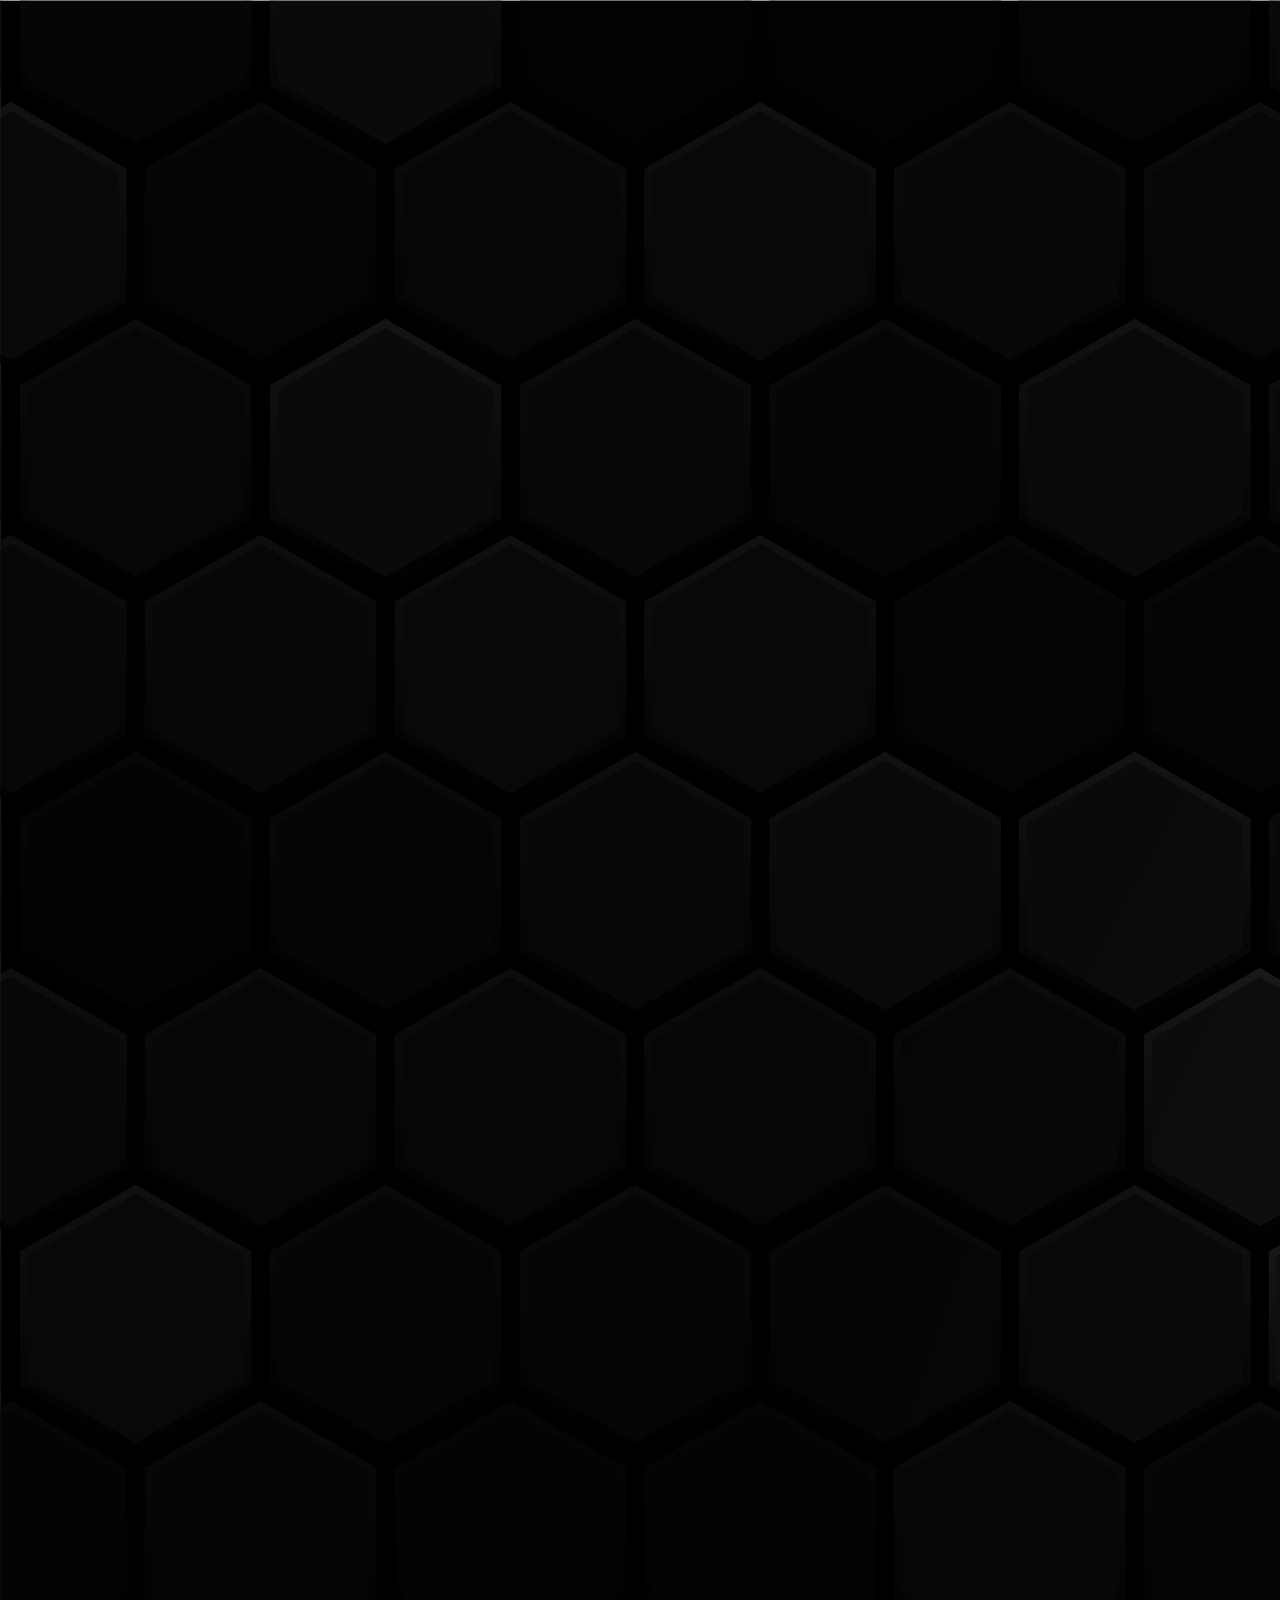
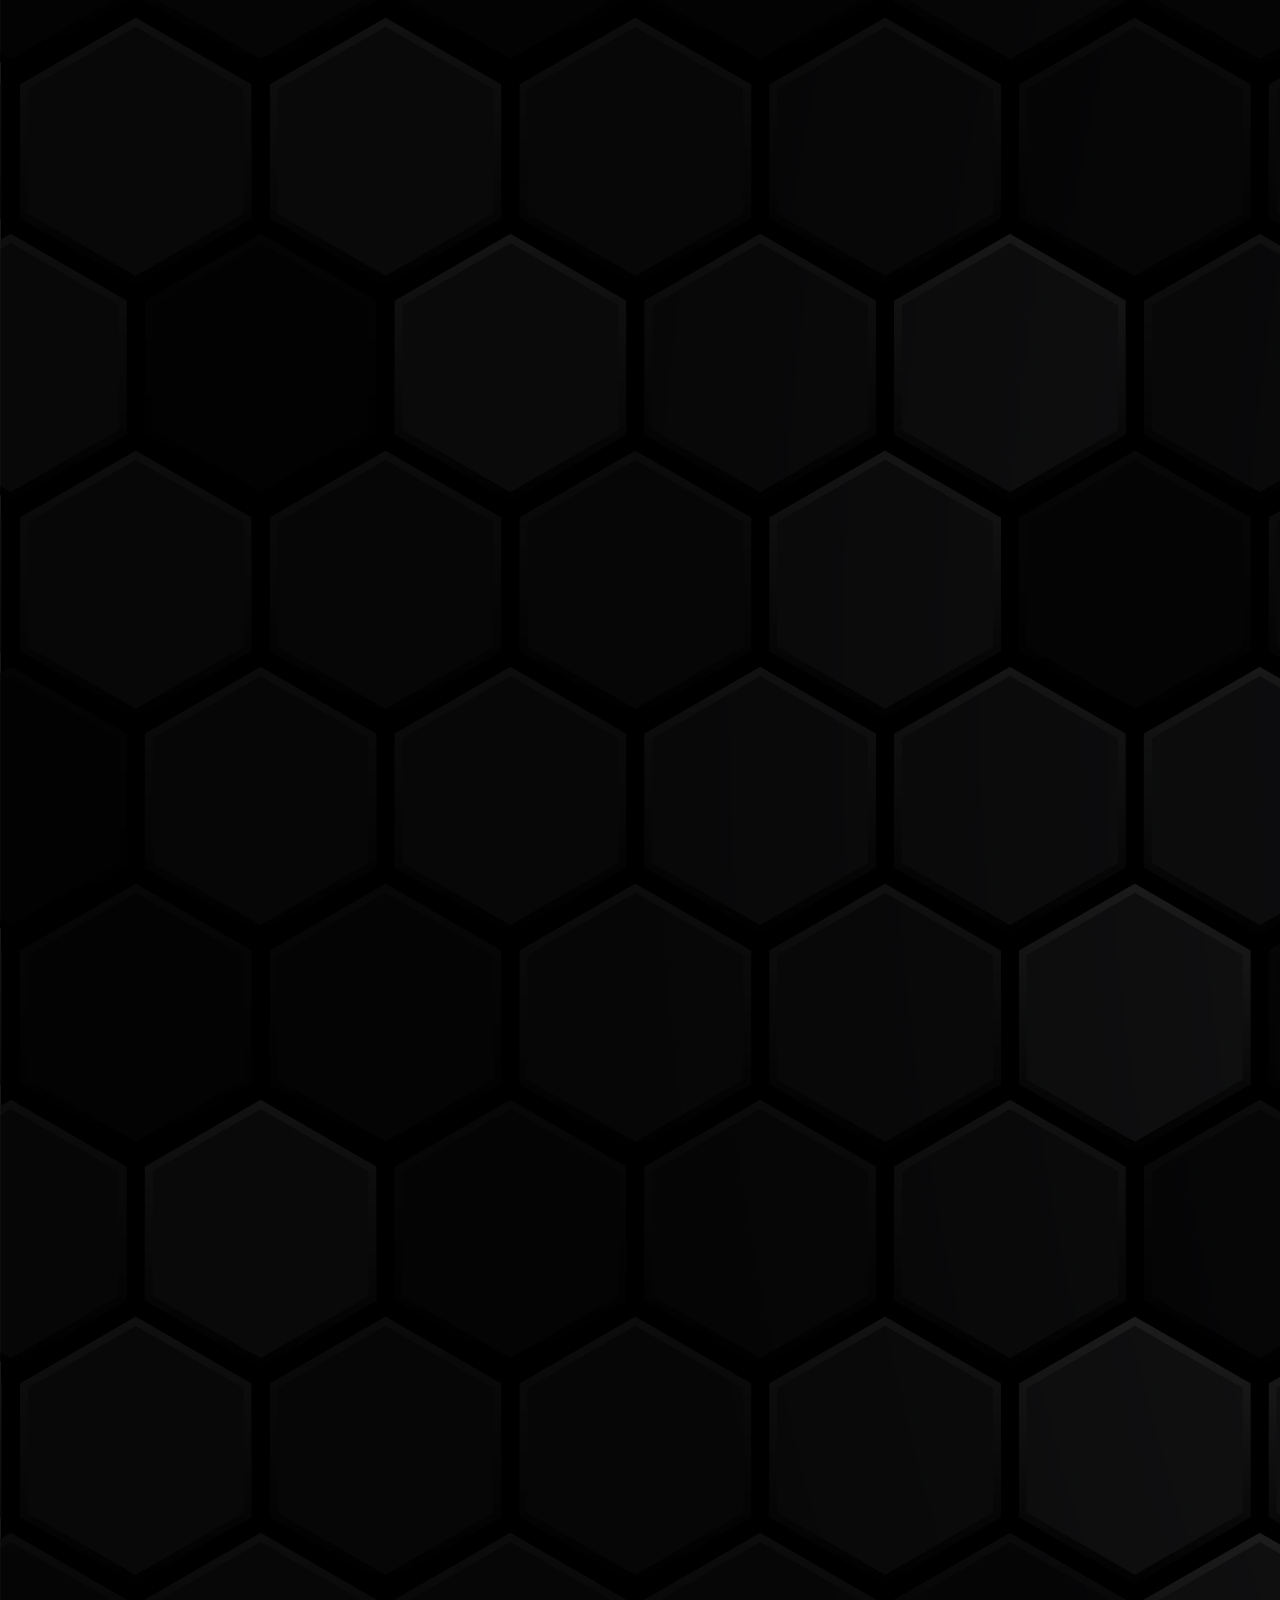
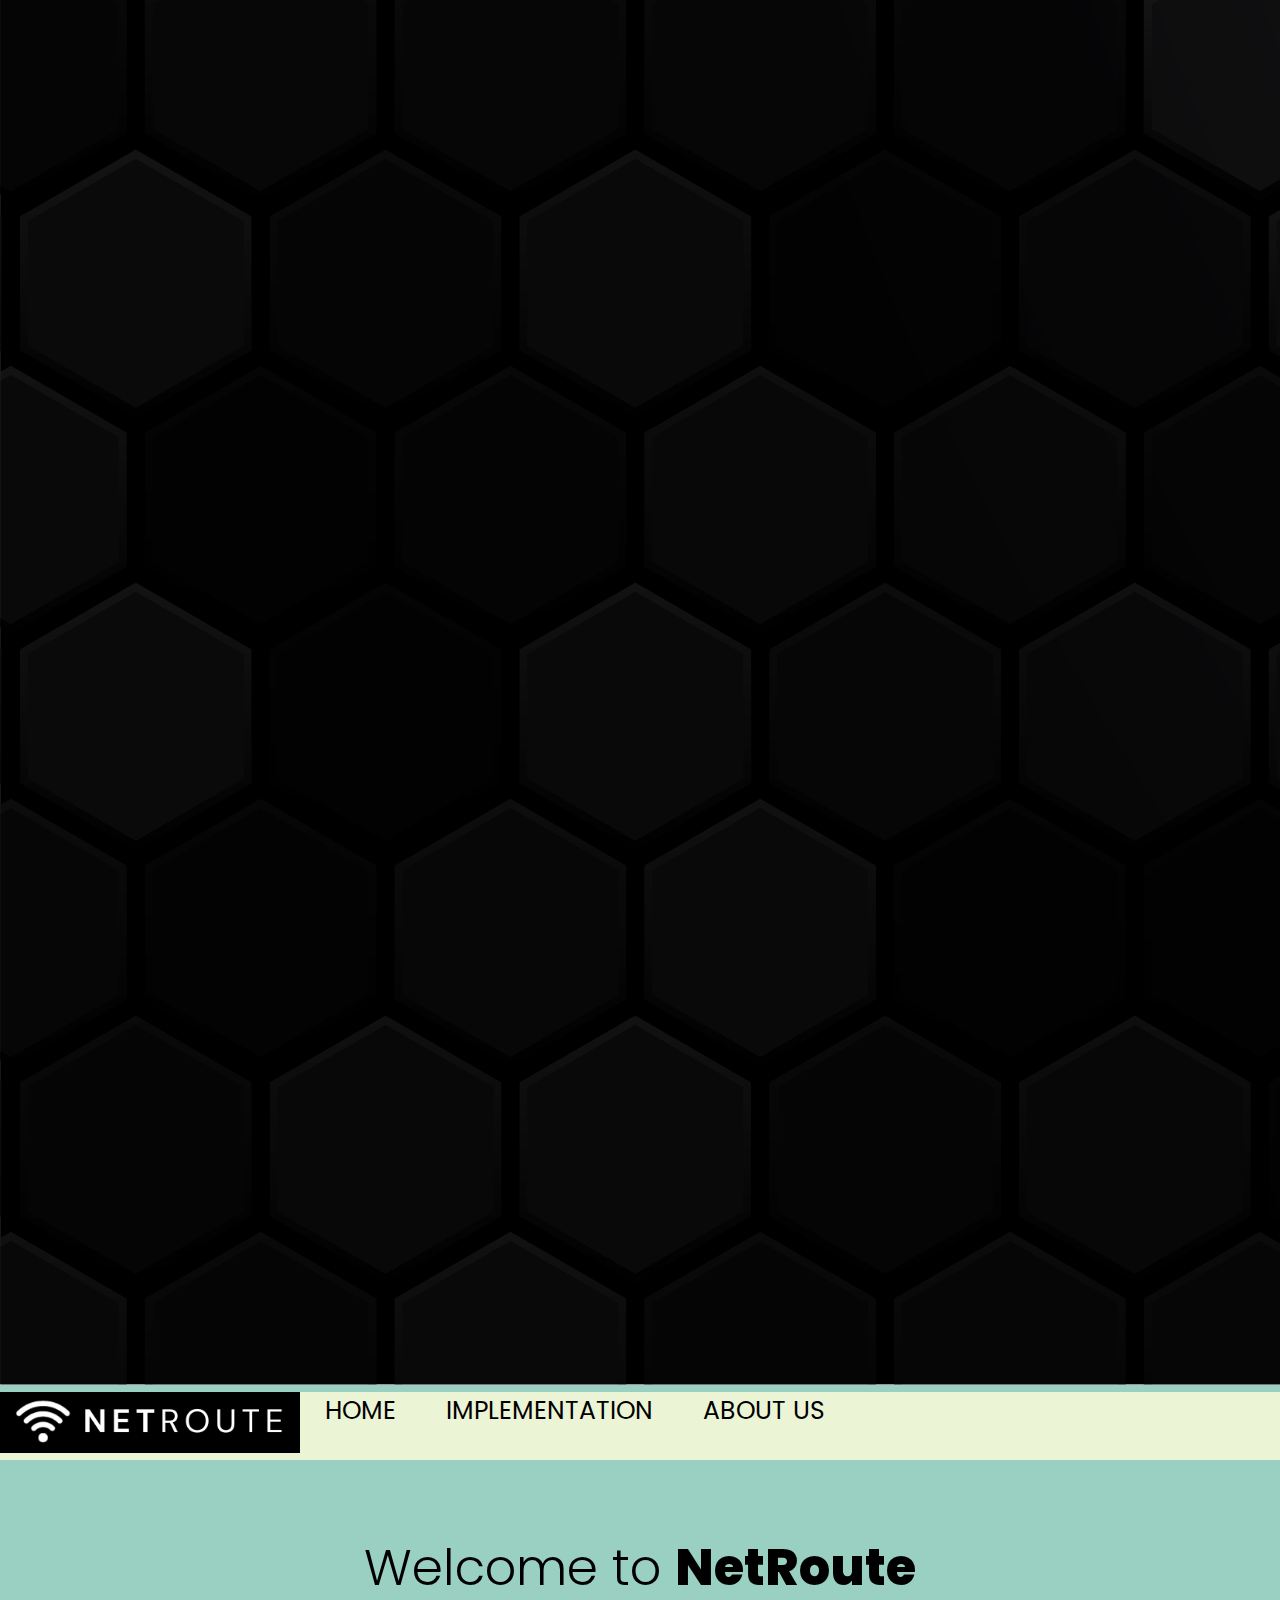
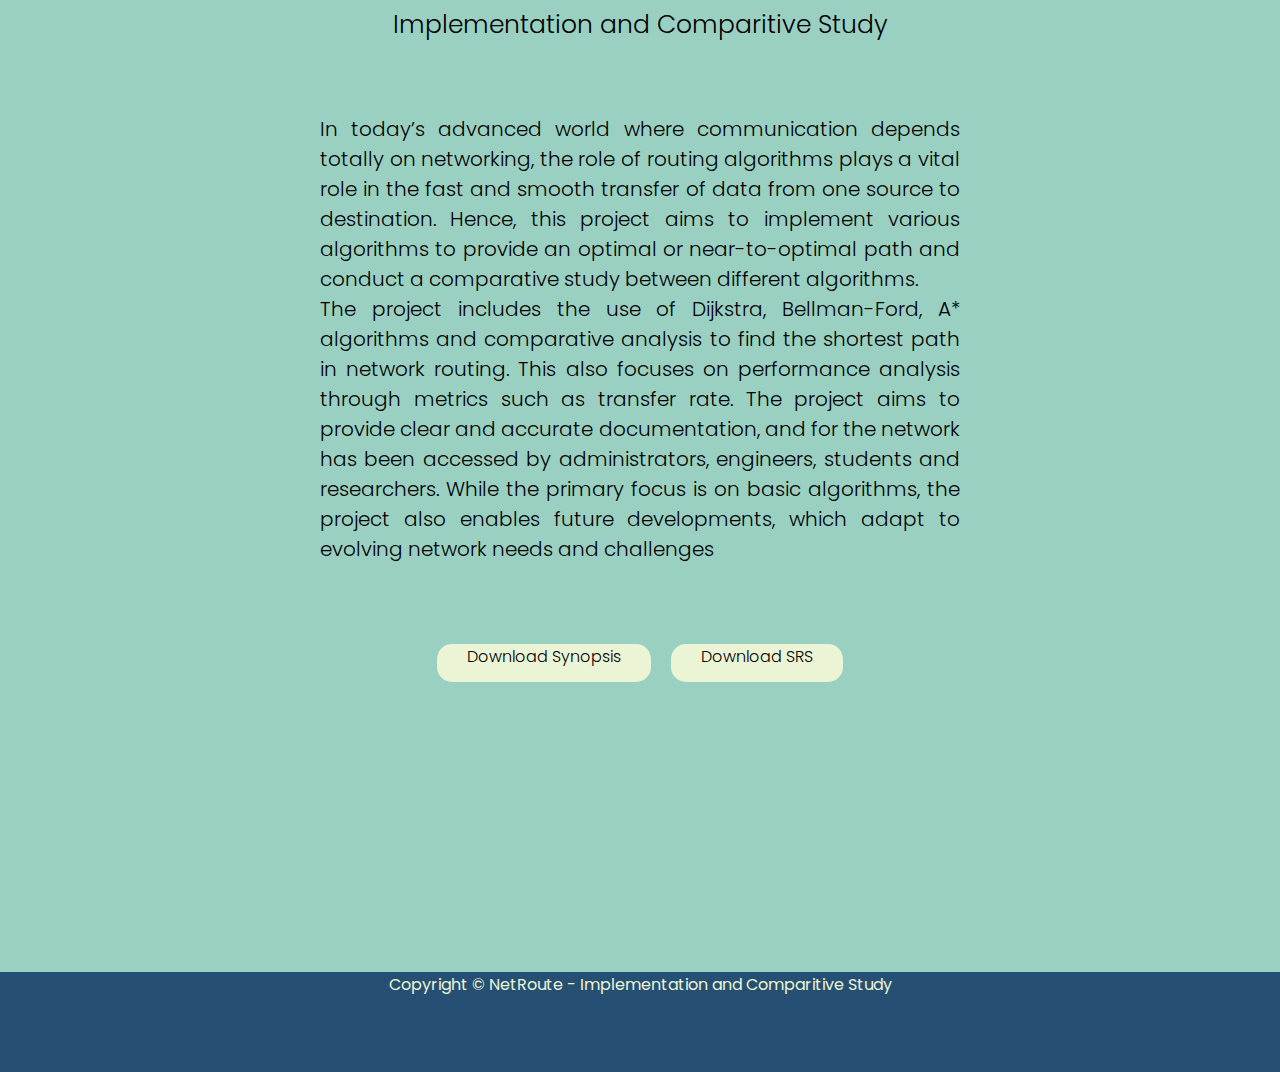
<file: UI/index.html>
<!DOCTYPE html>
<html lang="en">

<head>
    <meta charset="UTF-8">
    <meta name="viewport" content="width=device-width, initial-scale=1.0">
    <link rel="stylesheet" href="/UI/stylesheets/index.css">
    <title>NetRoute - Implementation and Comparitive Study</title>
    <link rel="icon" type="favicon" href="/UI/assets/favicon/favicon.ico">
</head>

<body>

    <div class="back">
        <img src="/UI/assets/img/bg.jpg" alt="">
    </div>
    <header>
        <div class="nav-bar">
            <ul>
                <li><img src="/UI/assets/img/NetRoute-logo.png" alt="NetRoute-logo.png not found"></li>
                <li><a href="index.html">HOME</a></li>
                <li><a href="implementation.html">IMPLEMENTATION</a></li>
                <li><a href="about-us.html">ABOUT US</a></li>
            </ul>
        </div>
    </header>
    <main>
        <div class="gap">

        </div>
        <div class="heading">
            <div class="first">
                Welcome to&nbsp<span>NetRoute</span>
            </div>
            <div class="second">
                Implementation and Comparitive Study
            </div>
        </div>
        <div class="gap">

        </div>
        <div class="about-project">
            <article>
                In today’s advanced world where communication depends totally on networking, the role of routing
                algorithms plays a vital role in the fast and smooth transfer of data from one source to destination.
                Hence, this project aims to implement various algorithms to provide an optimal or near-to-optimal path
                and conduct a comparative study between different algorithms.
                <br>
                The project includes the use of Dijkstra, Bellman-Ford, A* algorithms and comparative analysis to find
                the shortest path in network routing. This also focuses on performance analysis through metrics such as
                transfer rate. The project aims to provide clear and accurate documentation, and for the network has
                been accessed by administrators, engineers, students and researchers. While the primary focus is on
                basic algorithms, the project also enables future developments, which adapt to evolving network needs
                and challenges
            </article>
        </div>
        <div class="gap">

        </div>
        <div class="download-btns">
            <ul>
                <li><a href="/UI/assets/downloadable/NetRoute-Synopsis" download> Download Synopsis</a></li>
                <li><a href="/UI/assets/downloadable/NetRoute-SRS.pdf" download> Download SRS</a></li>
            </ul>
        </div>
    </main>
    <div class="gap"></div>
    <div class="gap"></div>
    <div class="gap"></div>
    <div class="gap"></div>
    <footer>
        <span> Copyright &copy NetRoute - Implementation and Comparitive Study </span>
    </footer>
</body>

</html>
</file>
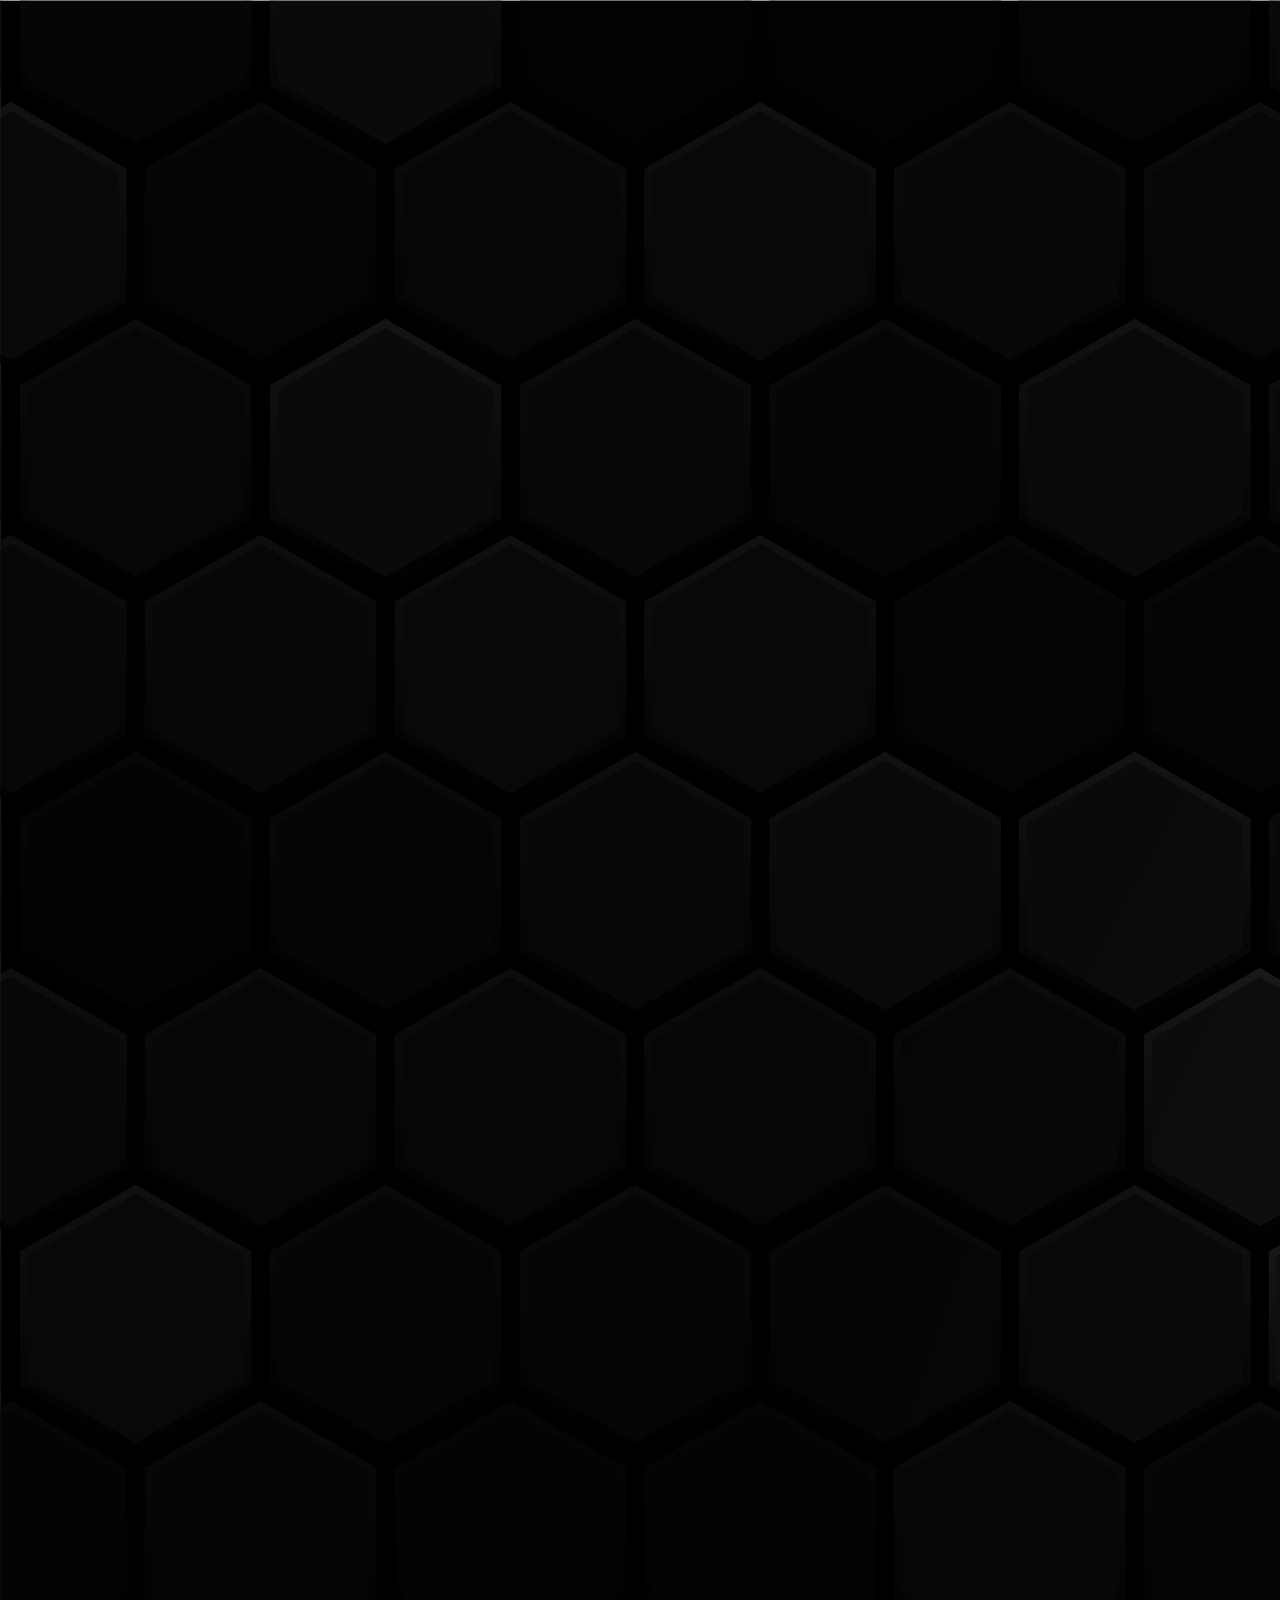
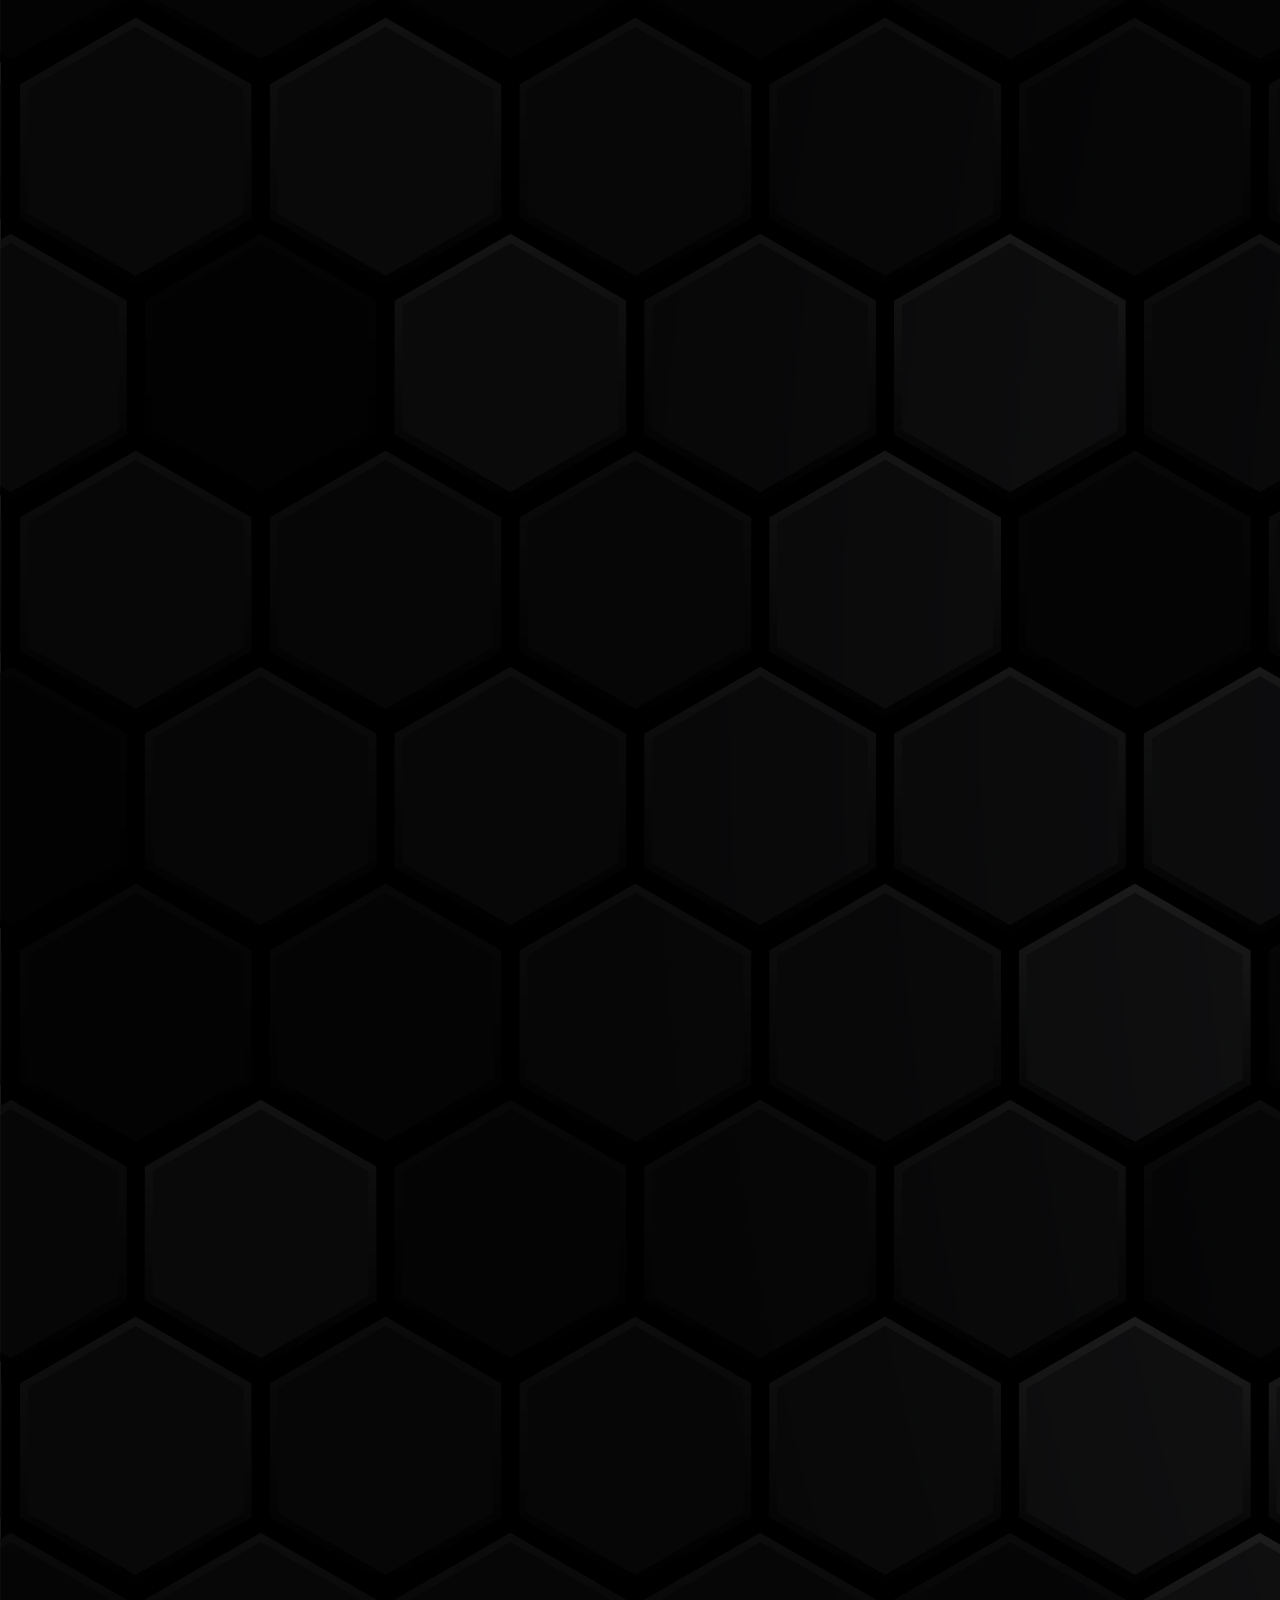
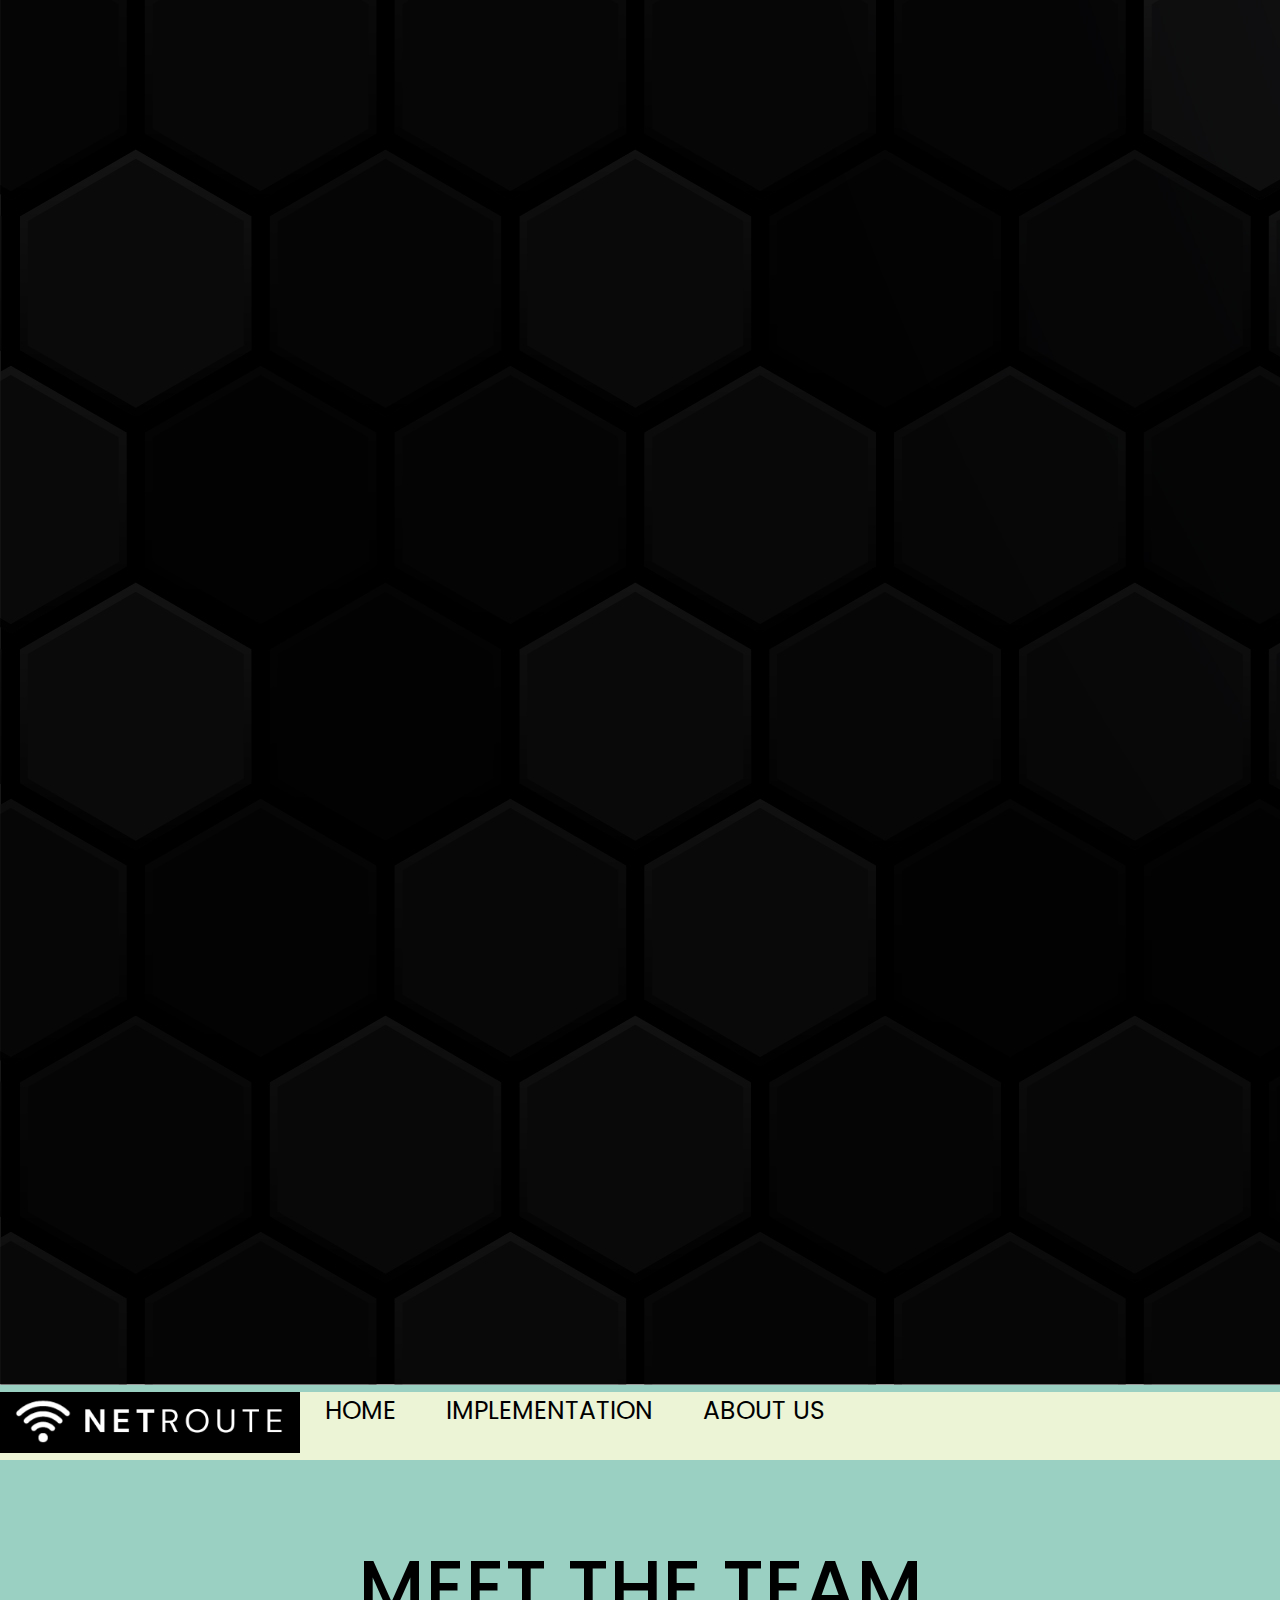
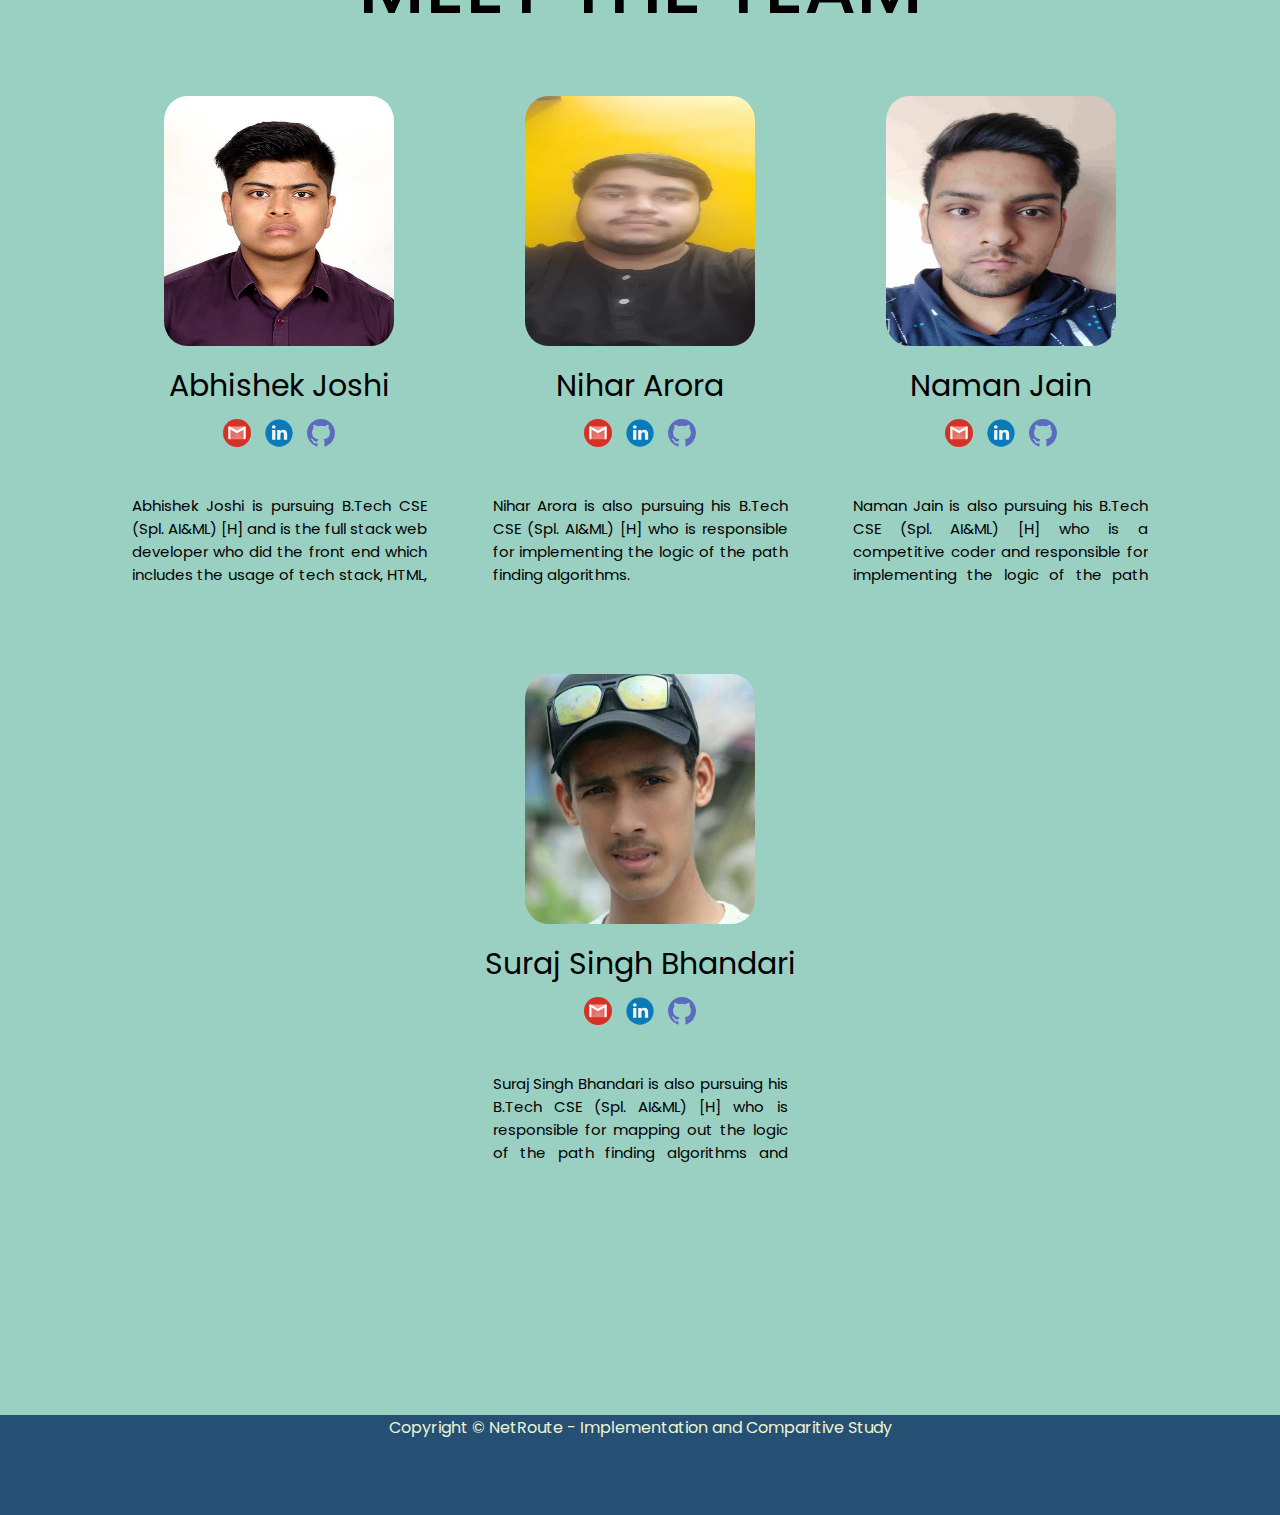
<file: UI/about-us.html>
<!DOCTYPE html>
<html lang="en">

<head>
    <meta charset="UTF-8">
    <meta name="viewport" content="width=device-width, initial-scale=1.0">
    <link rel="stylesheet" href="/UI/stylesheets/index.css">
    <link rel="stylesheet" href="/UI/stylesheets/about-us.css">
    <title>About Us - NetRoute</title>
</head>

<body>
    <div class="back">
        <img src="/UI/assets/img/bg.jpg" alt="">
    </div>
    <header>
        <div class="nav-bar">
            <ul>
                <li><img src="/UI/assets/img/NetRoute-logo.png" alt="NetRoute-logo.png not found"></li>
                <li><a href="index.html">HOME</a></li>
                <li><a href="implementation.html">IMPLEMENTATION</a></li>
                <li><a href="about-us.html">ABOUT US</a></li>
            </ul>
        </div>
    </header>
    <div class="gap">

    </div>
    <div class="heading">
        MEET THE <span>TEAM</span>
    </div>
    <div class="cards">
        <section>
            <div class="img-cont">
                <img src="/UI/assets/img/abhishek.jpg" alt="ERROR">
            </div>
            <div class="name">
                Abhishek Joshi
            </div>
            <div class="social-icons">
                <a href="mailto:abhishekjoshiofficial24@gmail.com">
                    <img src="/UI/assets/svg/gmail-logo.svg" alt="">
                </a>
                <a href="https://www.linkedin.com/in/abhishek-joshi-5b9609219/">
                    <img src="/UI/assets/svg/linkedin-logo.svg" alt="">
                </a>
                <a href="https://github.com/AbhishekJ24">
                    <img src="/UI/assets/svg/github-logo.svg" alt="">
                </a>
            </div>
            <div class="gap2"></div>
            <article>
                Abhishek Joshi is pursuing B.Tech CSE (Spl. AI&ML) [H] and is the full stack web developer who did the
                front end which includes the usage of tech stack, HTML, CSS, JavaScript and Spring Boot and reviewing the documentations.
            </article>
        </section>
        <section>
            <div class="img-cont">
                <img src="/UI/assets/img/nihar.jpg" alt="ERROR">
            </div>
            <div class="name">
                Nihar Arora
            </div>
            <div class="social-icons">
                <a href="mailto:">
                    <img src="/UI/assets/svg/gmail-logo.svg" alt="">
                </a>
                <a href="https://www.linkedin.com/in/nihararora/">
                    <img src="/UI/assets/svg/linkedin-logo.svg" alt="">
                </a>
                <a href="https://github.com/nihararor">
                    <img src="/UI/assets/svg/github-logo.svg" alt="">
                </a>
                <div class="gap2"></div>
                <article>
                    Nihar Arora is also pursuing his B.Tech CSE (Spl. AI&ML) [H] who is responsible for implementing the logic of the path finding algorithms.
                </article>
        </section>
        <section>
            <div class="img-cont">
                <img src="/UI/assets/img/naman.jpg" alt="ERROR">
            </div>
            <div class="name">
                Naman Jain
            </div>
            <div class="social-icons">
                <a href="mailto:nj.7017@gmail.com">
                    <img src="/UI/assets/svg/gmail-logo.svg" alt="">
                </a>
                <a href="https://www.linkedin.com/in/naman-jain-845005234/">
                    <img src="/UI/assets/svg/linkedin-logo.svg" alt="">
                </a>
                <a href="https://github.com/NJ7017">
                    <img src="/UI/assets/svg/github-logo.svg" alt="">
                </a>
                <div class="gap2"></div>
                <article>
                    Naman Jain is also pursuing his B.Tech CSE (Spl. AI&ML) [H] who is a competitive coder and responsible for implementing the logic of the path finding algorithms.
                </article>
        </section>
        <section>
            <div class="img-cont">
                <img src="/UI/assets/img/suraj.jpg" alt="ERROR">
            </div>
            <div class="name">
                Suraj Singh Bhandari
            </div>
            <div class="social-icons">
                <a href="mailto:">
                    <img src="/UI/assets/svg/gmail-logo.svg" alt="">
                </a>
                <a href="https://www.linkedin.com/in/suraj-bhandari-31351b248/">
                    <img src="/UI/assets/svg/linkedin-logo.svg" alt="">
                </a>
                <a href="">
                    <img src="/UI/assets/svg/github-logo.svg" alt="">
                </a>
                <div class="gap2"></div>
                <article>
                    Suraj Singh Bhandari is also pursuing his B.Tech CSE (Spl. AI&ML) [H] who is responsible for mapping out the logic of the path finding algorithms and making documentation for the same.
                </article>
        </section>
    </div>
    <div class="gap">

    </div>
    <div class="gap">

    </div>
    <div class="gap">

    </div>

    <footer>
        <span> Copyright &copy NetRoute - Implementation and Comparitive Study </span>
    </footer>
</body>

</html>
</file>
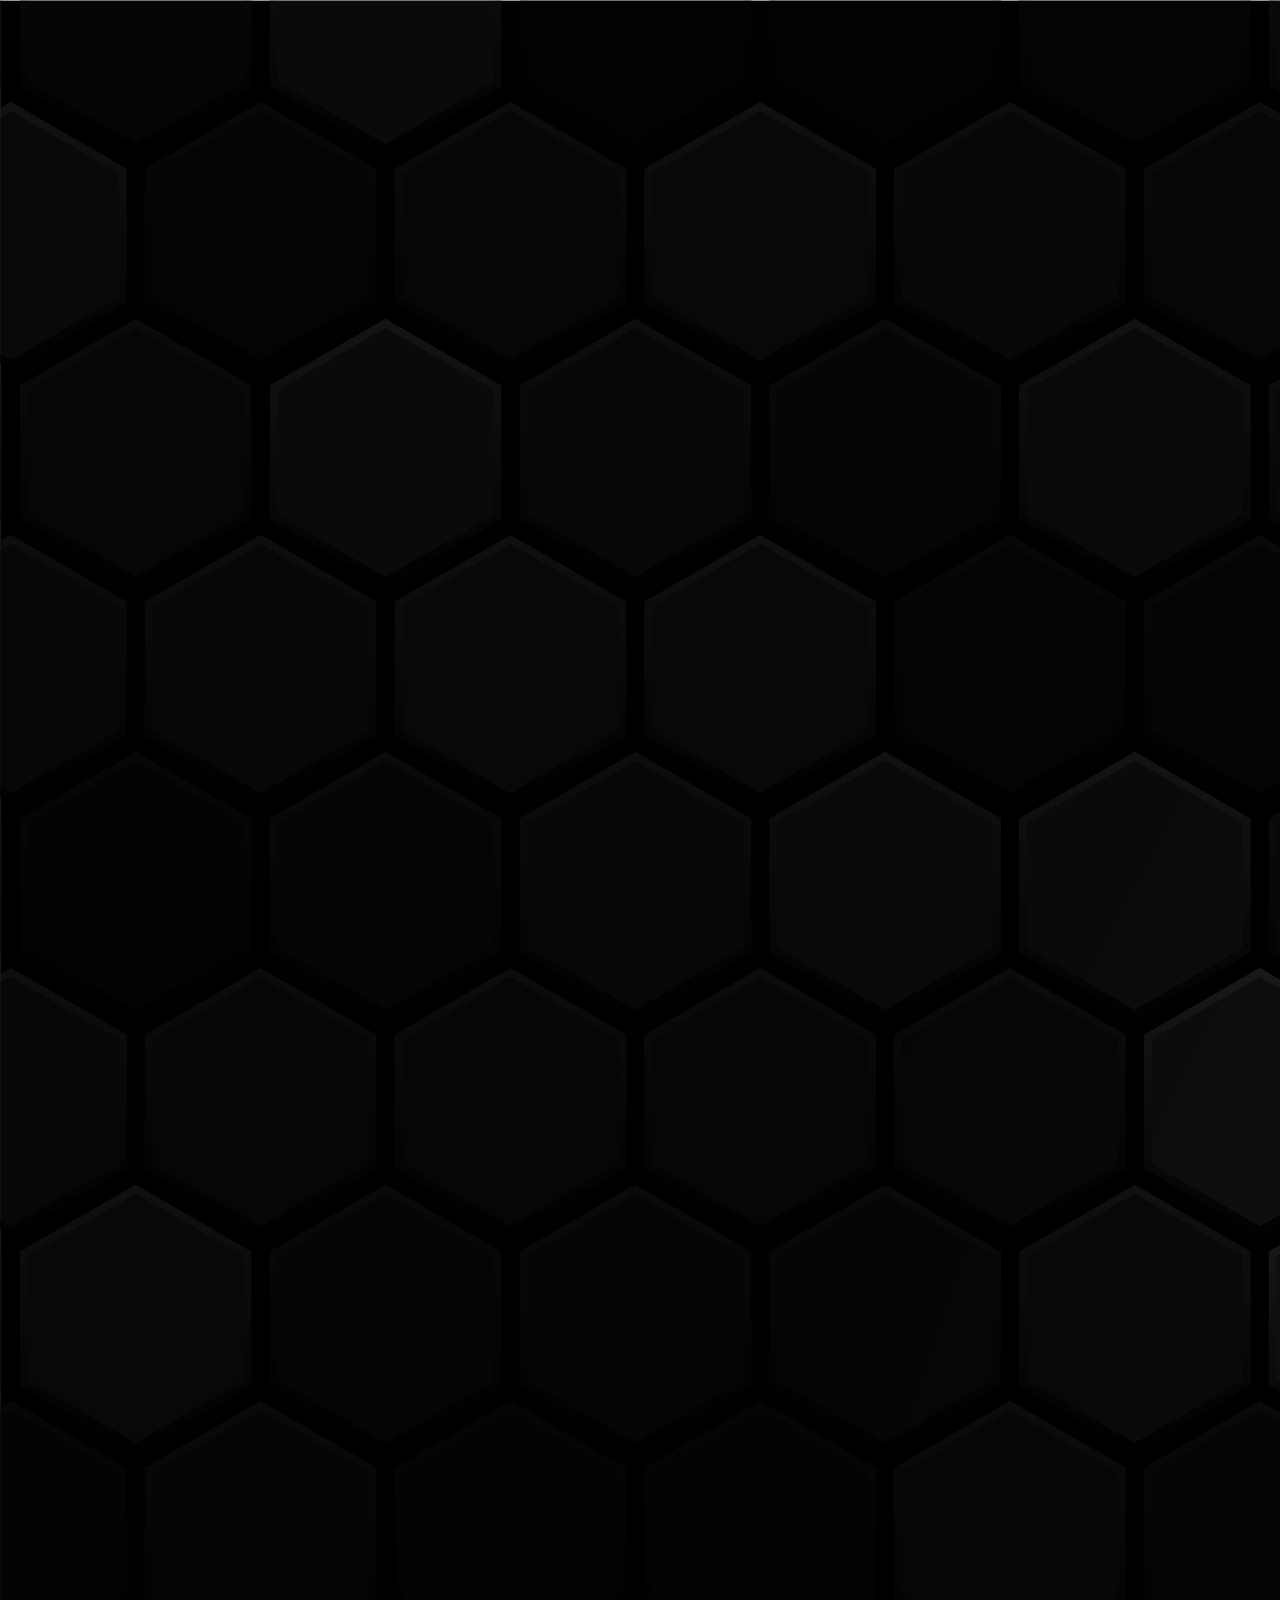
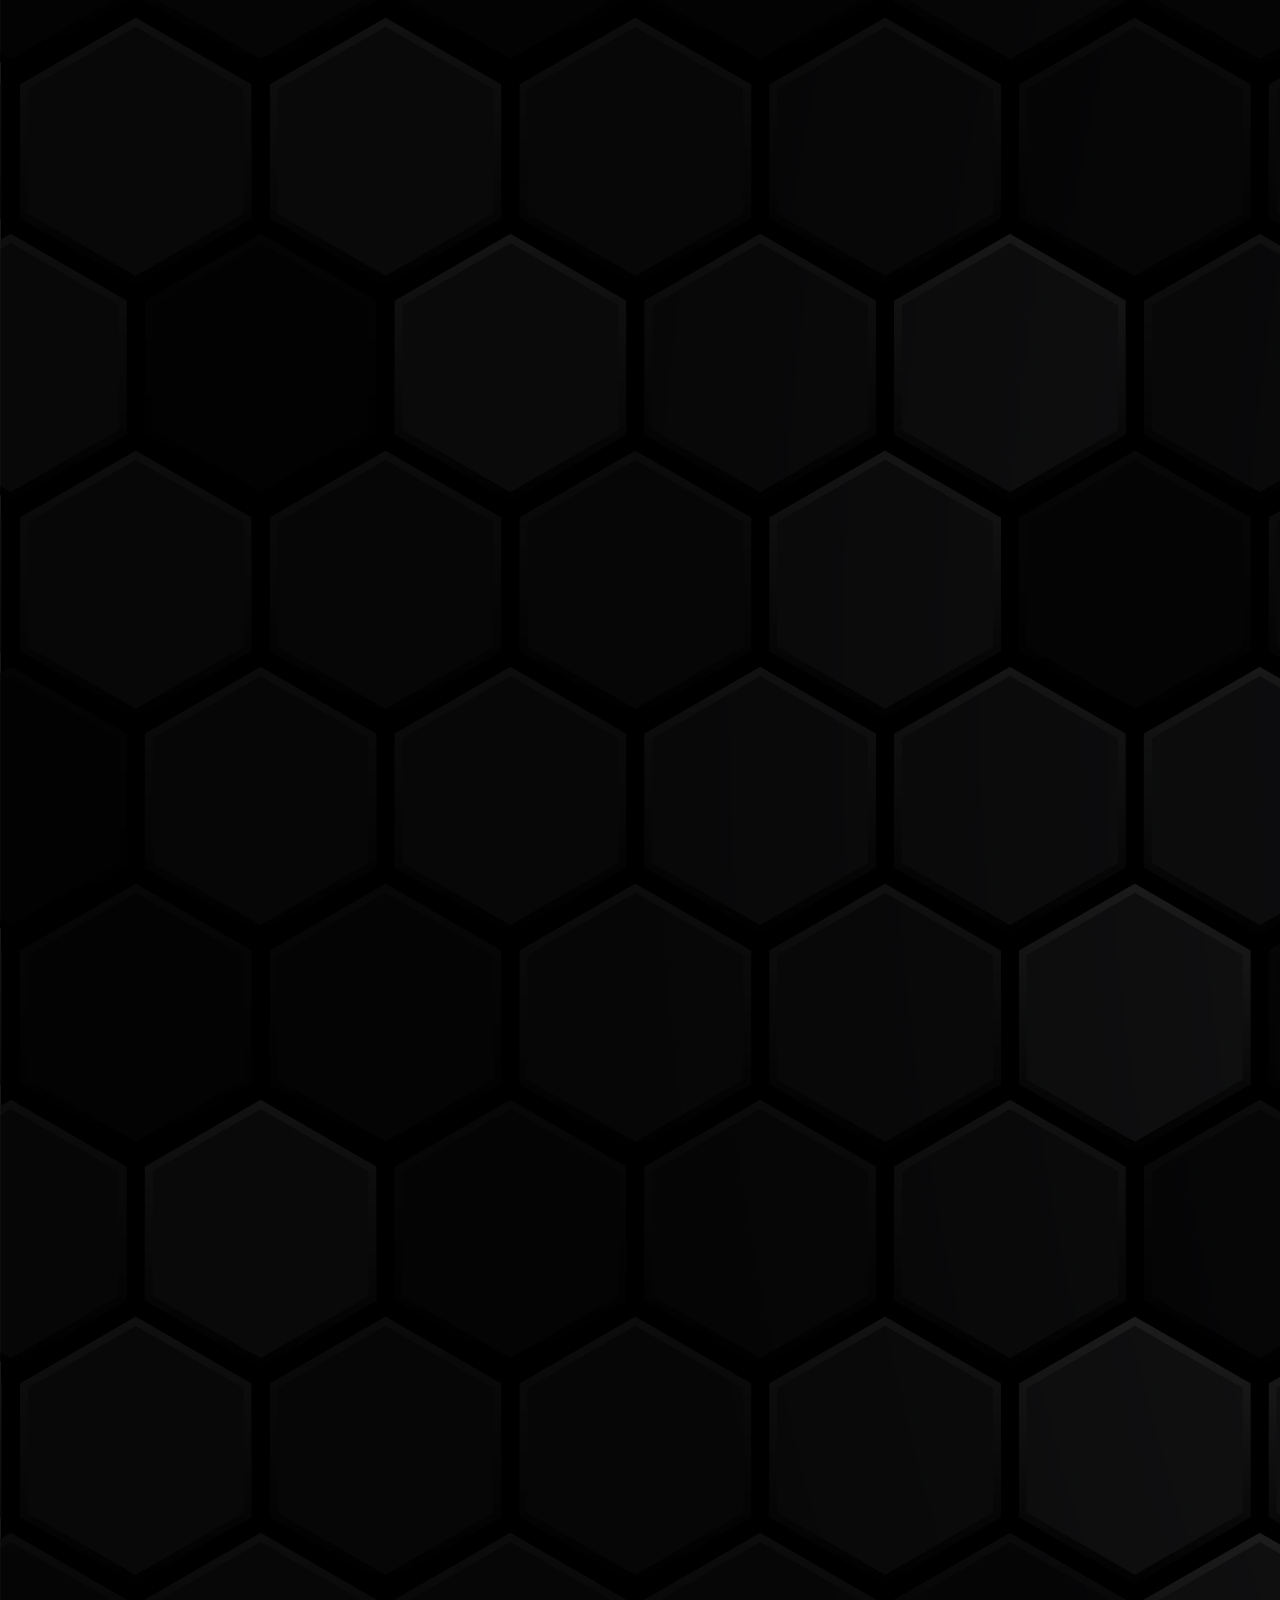
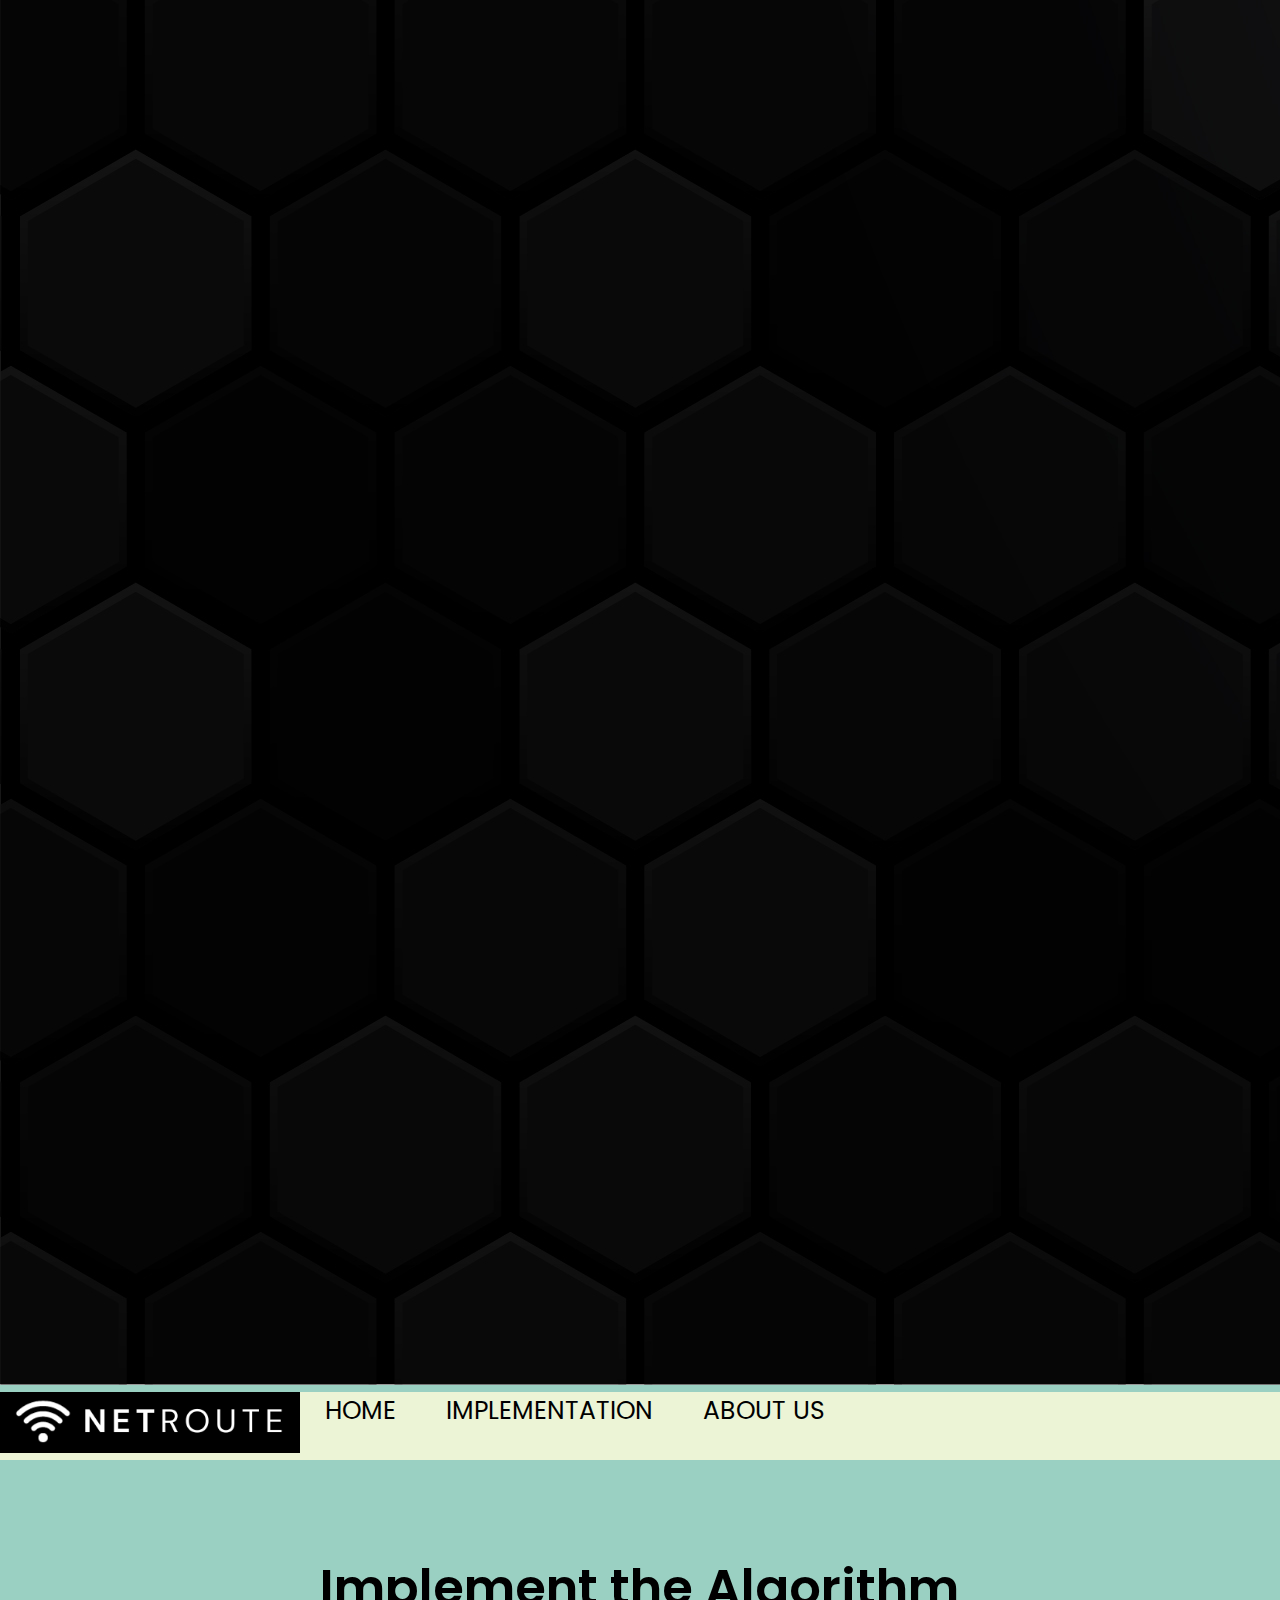
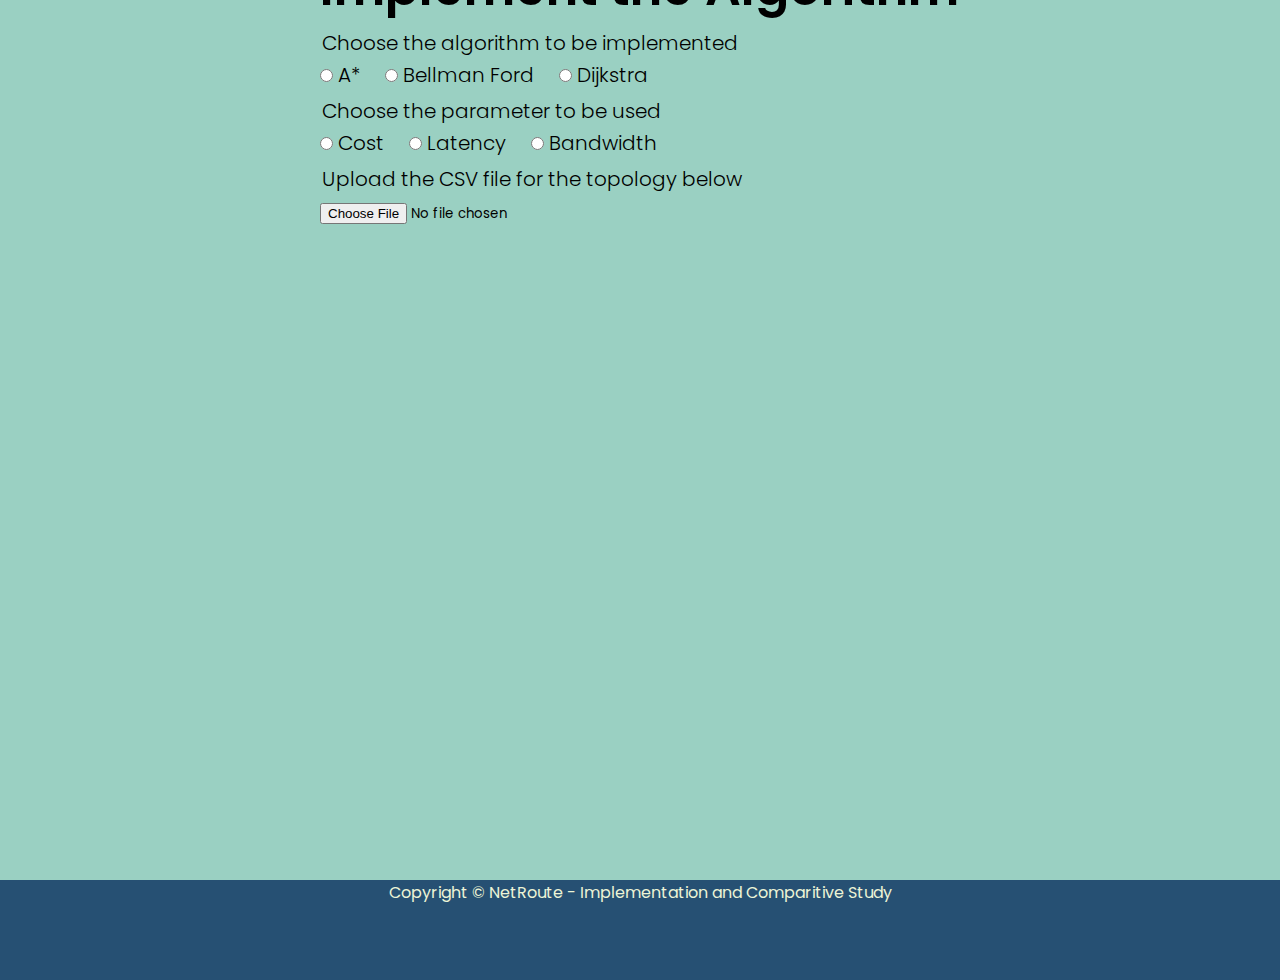
<file: UI/implementation.html>
<!DOCTYPE html>
<html lang="en">

<head>
    <meta charset="UTF-8">
    <meta name="viewport" content="width=device-width, initial-scale=1.0">
    <link rel="stylesheet" href="/UI/stylesheets/index.css">
    <link rel="stylesheet" href="/UI/stylesheets/implementation.css">
    <title>Implementation - NetRoute</title>
</head>

<body>
    <div class="back">
        <img src="/UI/assets/img/bg.jpg" alt="">
    </div>
    <header>
        <div class="nav-bar">
            <ul>
                <li><img src="/UI/assets/img/NetRoute-logo.png" alt="NetRoute-logo.png not found"></li>
                <li><a href="index.html">HOME</a></li>
                <li><a href="implementation.html">IMPLEMENTATION</a></li>
                <li><a href="about-us.html">ABOUT US</a></li>
            </ul>
        </div>
    </header>
    <div class="gap"></div>
    <main>
        <div class="main-cont">
            <div class="heading">
                Implement the Algorithm
            </div>
            <div class="gap2"></div>
            <form action="/scripts/">
                <div>
                    Choose the algorithm to be implemented
                </div>
                <input type="radio" id="a*" name="algorithm-used" value="a*">
                <label for="a*">A*</label>
                <input type="radio" id="bellman-ford" name="algorithm-used" value="bellman-ford">
                <label for="bellman-ford">Bellman Ford</label>
                <input type="radio" id="dijkstra" name="algorithm-used" value="dijkstra">
                <label for="dijkstra">Dijkstra</label>
                <div class="gap2"></div>
                <div>
                    Choose the parameter to be used
                </div>
                <input type="radio" id="cost" name="parameter" value="cost">
                <label for="cost">Cost</label>
                <input type="radio" id="latency" name="parameter" value="latency">
                <label for="latency">Latency</label>
                <input type="radio" id="bandwidth" name="parameter" value="bandwidth">
                <label for="bandwidth">Bandwidth</label>
                <div class="gap2"></div>
                <div>
                    Upload the CSV file for the topology below
                </div>
                <div class="hover-imp">
                    Use the following format: Source Name, Destination Name, Cost, Latency, Bandwidth, Status
                </div>
                <input type="file" id="input-csv-file">
            </form>
        </div>
    </main>
    <div class="gap"></div>
    <div class="gap"></div>
    <div class="gap"></div>
    <div class="gap"></div>
    <footer>
        <span> Copyright &copy NetRoute - Implementation and Comparitive Study </span>
    </footer>
</body>

</html>
</file>
<file: UI/stylesheets/index.css>
@import url('https://fonts.googleapis.com/css2?family=Poppins:ital,wght@0,100;0,200;0,300;0,400;0,500;0,600;0,700;0,800;0,900;1,100;1,200;1,300;1,400;1,500;1,600;1,700;1,800;1,900&display=swap');

:root {
    --primary-color: #9AD0C2;
    --navbar-color: #ECF4D6;
    --footer-color: #265073;
    --font-color: black;
    --hover-color: rgb(107, 105, 105);
}
@media screen and (max-width: 495) {
    .nav-bar ul{
        display: none;
    }
}
* {
    font-family: Poppins;
    margin: 0;
    padding: 0;
}
body{
    background-color: var(--primary-color);
}

.gap {
    height: 70px;
}

.nav-bar {
    width: 100vw;
    font-weight: 400;
    background-color: var(--navbar-color);

}

.nav-bar ul {
    display: flex;
    list-style: none;
}

.nav-bar ul li a:hover {
    color: #265073;
}

.nav-bar ul li img{
    width: 300px;
}

.nav-bar ul li a {
    text-decoration: none;
    padding: 25px;
    font-size: 25px;
    color: var(--font-color);
}

.cont1 {
    background-color: var(--primary-color);
}

main {
    width: 100vw;
    height:fit-content;
}

main .heading{
    font-size: 50px;
    font-weight: 300;
}

main .heading .first{
    display: flex;
    justify-content: center;
}

main .heading .first span{
    font-weight: 800;
}
main .heading .second{
    display: flex;
    justify-content: center;
    font-size: 25px;
}

main .about-project{
    text-align: justify;
    width: 50vw;
    margin: auto;
    font-size: 20px;
    font-weight: 350;
}
.download-btns ul{
    display: flex;
    list-style: none;
    flex-wrap: wrap;
    justify-content: center;
    font-weight: 350;
}
.download-btns ul li a{
    text-decoration: none;
    color: var(--font-color);
    padding: 30px;
}
.download-btns ul li:hover{
    background-color: #e3f2b8;
}
.download-btns ul li{
    border-radius: 15px;
    height: 38px;
    margin: 10px;
    background-color: var(--navbar-color);
}
footer {
    color: var(--navbar-color);
    background-color: var(--footer-color);
    width: 100%;
    height: 100px;
    text-align: center;
}
</file>
<file: UI/stylesheets/about-us.css>
.gap {
    height: 70px;
}

.gap2 {
    height: 20px;
}

.heading {
    text-align: center;
    font-weight: 500;
    font-size: 75px;
}

.heading span {
    color: var(--font-color-2);
}

.cards {
    display: flex;
    justify-content: center;
    flex-wrap: wrap;
    padding: 10px;
    row-gap: 15px;
}

.cards section {
    background-color: var(--navbar-footer-color);
    width: 335px;
    border-radius: 20px;
    text-align: center;
    margin: 1vw;
    border-bottom: 2px solid var(--font-color-2);
}

.cards section article {
    overflow: scroll;
    margin: 20px;
    text-align: justify;
}

.cards section div>img {
    justify-content: center;
    height: 250px;
    width: 230px;
    margin-top: 30px;
    border-radius: 10%;
}

.name {
    font-size: 30px;
    padding: 10px;
}

article {
    font-size: 15px;
    height: 90px;
    color: var(--font-color-1);
}

.social-icons a img {
    padding: 0px 5px;
    width: 28px;
}

.social-icons a {
    text-decoration: none;
}
</file>
<file: UI/stylesheets/implementation.css>
.main-cont{
    background-color: var(--navbar-footer-color);
    width: 50vw;
    height: 70vh;
    margin: auto;
    padding: 20px;
    border-top: 2px solid var(--font-color-2);
    border-bottom: 2px solid var(--font-color-2);
    border-radius: 3%;
}

.main-cont .heading{
    font-weight: 600;
    color: var(--white);
}

.main-cont form{
    font-size: 20px;
    font-weight: 300;
    line-height: 30px;
}

.main-cont form div img{
    width: 15px;
}

.main-cont form div{
    padding: 2px;
}

.main-cont form label{
    margin-right: 20px;
}

.hover-imp{
    background-color: var(--hover-color-1);
    width: 40vw;
    margin: auto;
    font-size: 20px;
    position: absolute;
    display: none;
}

.main-cont form div img:hover{
    width: 15px;
}
</file>
